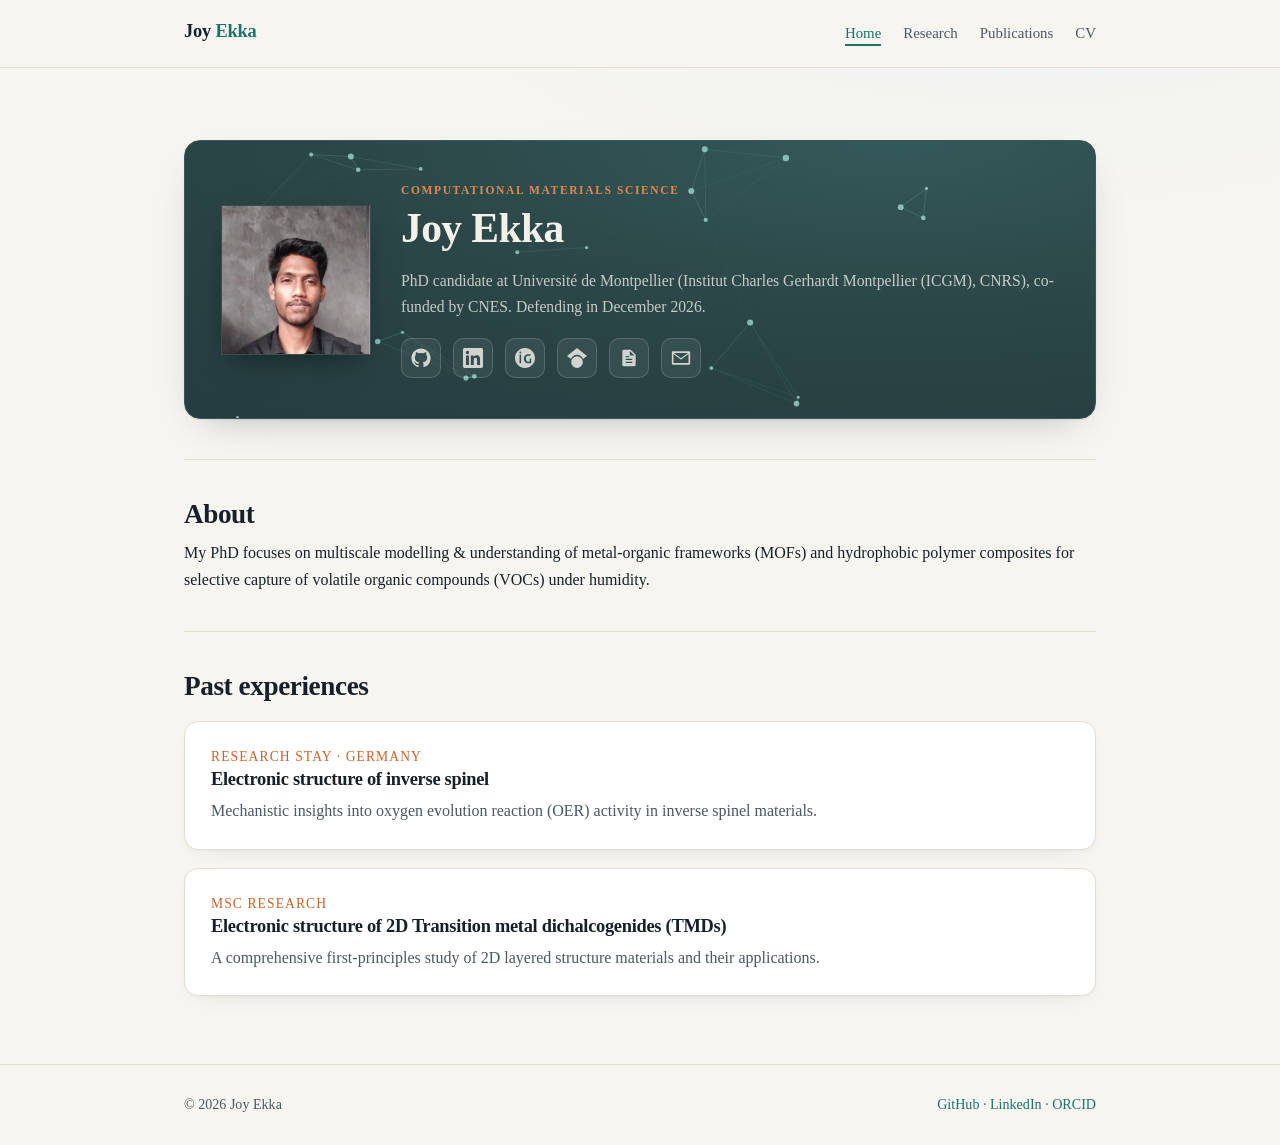
<file: index.html>
<!DOCTYPE html>
<html lang="en">
<head>
  <meta charset="utf-8">
  <meta name="viewport" content="width=device-width, initial-scale=1">
  <title>Joy Ekka — Computational Materials Scientist</title>
  <meta name="description" content="Joy Ekka — PhD candidate in computational materials science. Multi-scale modelling of MOF/polymer composites for VOC capture.">
  <link rel="stylesheet" href="assets/style.css">
  <style>
    /* ---- network hero ---- */
    #hero-net {
      position: relative;
      border-radius: 16px;
      overflow: hidden;
      margin-top: 8px;
      background:
        radial-gradient(130% 130% at 78% 0%, #34595a 0%, #2c4748 45%, #243c40 100%);
      border: 1px solid #3a5859;
      box-shadow: 0 1px 2px rgba(20,32,43,.06), 0 14px 40px -22px rgba(20,32,43,.4);
    }
    #hero-canvas {
      position: absolute; inset: 0; width: 100%; height: 100%;
      display: block; z-index: 0;
    }
    .hero-inner {
      position: relative; z-index: 1;
      display: flex; align-items: center; gap: 30px;
      padding: 40px 36px;
      flex-wrap: wrap;
      pointer-events: none;          /* let the canvas catch the mouse behind the text */
    }
    .hero-inner a, .hero-photo { pointer-events: auto; }  /* but keep links/photo clickable */
    .hero-photo {
      width: 150px; height: 150px; object-fit: cover;
      border: 1px solid rgba(255,255,255,.14);
      box-shadow: 0 10px 30px -12px rgba(0,0,0,.6);
      flex-shrink: 0; background: #1c2f31;
    }
    .hero-photo.placeholder {
      display: flex; align-items: center; justify-content: center;
      color: rgba(255,255,255,.45); font-family: "Fraunces", Georgia, serif;
      font-size: .7rem; text-transform: uppercase; letter-spacing: .1em; text-align: center;
    }
    .hero-text { flex: 1; min-width: 240px; }
    .hero-text h1 { margin: 4px 0; color: #f4f1ea; }
    .hero-text .eyebrow { color: #e0894f; }
    .hero-text .meta { color: rgba(244,241,234,.78); }
    /* ---- social icon links ---- */
    .sociallinks { display: flex; flex-wrap: wrap; gap: 12px; margin-top: 18px; }
    .sociallinks a {
      display: inline-flex; align-items: center; justify-content: center;
      width: 40px; height: 40px; border-radius: 10px;
      border: 1px solid rgba(255,255,255,.16); background: rgba(255,255,255,.06);
      color: rgba(244,241,234,.82); text-decoration: none;
      transition: transform .15s ease, border-color .15s ease, color .15s ease, background .15s ease;
    }
    .sociallinks a:hover {
      transform: translateY(-2px);
      border-color: #4fb3ab; color: #7fd6cf; background: rgba(255,255,255,.12);
    }
    .sociallinks svg { width: 20px; height: 20px; fill: currentColor; }
    @media (max-width: 560px) {
      .hero-inner { padding: 28px 22px; }
    }
  </style>
</head>
<body>
  <header class="site">
    <nav>
      <a class="brand" href="index.html">Joy <span>Ekka</span></a>
      <ul>
        <li><a class="active" href="index.html">Home</a></li>
        <li><a href="research.html">Research</a></li>
        <li><a href="publications.html">Publications</a></li>
        <li><a href="cv.html">CV</a></li>
      </ul>
    </nav>
  </header>
  <main class="wrap">
    <section class="hero">
      <div id="hero-net">
        <canvas id="hero-canvas"></canvas>
        <div class="hero-inner">
          <img class="hero-photo" src="assets/img/profile.jpg" alt="Joy Ekka"
               onerror="this.outerHTML='&lt;div class=&quot;hero-photo placeholder&quot;&gt;your photo&lt;/div&gt;'">
          <div class="hero-text">
            <p class="eyebrow">Computational Materials Science</p>
            <h1>Joy Ekka</h1>
            <p class="meta">PhD candidate at Université de Montpellier (Institut Charles Gerhardt Montpellier (ICGM), CNRS), co-funded by CNES. Defending in December 2026.</p>
            <div class="sociallinks">
              <a href="https://github.com/joy-ekka" target="_blank" rel="noopener" aria-label="GitHub" title="GitHub">
                <svg viewBox="0 0 24 24"><path d="M12 .5C5.73.5.5 5.73.5 12c0 5.08 3.29 9.39 7.86 10.91.58.11.79-.25.79-.56v-2c-3.2.7-3.88-1.54-3.88-1.54-.53-1.34-1.29-1.7-1.29-1.7-1.05-.72.08-.71.08-.71 1.16.08 1.77 1.19 1.77 1.19 1.03 1.77 2.7 1.26 3.36.96.1-.75.4-1.26.73-1.55-2.55-.29-5.24-1.28-5.24-5.69 0-1.26.45-2.29 1.19-3.1-.12-.29-.52-1.46.11-3.05 0 0 .97-.31 3.18 1.18a11 11 0 0 1 5.8 0c2.2-1.49 3.17-1.18 3.17-1.18.63 1.59.23 2.76.11 3.05.74.81 1.19 1.84 1.19 3.1 0 4.42-2.69 5.39-5.25 5.68.41.36.78 1.07.78 2.16v3.2c0 .31.21.68.8.56A11.51 11.51 0 0 0 23.5 12C23.5 5.73 18.27.5 12 .5z"/></svg>
              </a>
              <a href="https://www.linkedin.com/in/joy-ekka-121bba211" target="_blank" rel="noopener" aria-label="LinkedIn" title="LinkedIn">
                <svg viewBox="0 0 24 24"><path d="M20.45 20.45h-3.56v-5.57c0-1.33-.02-3.04-1.85-3.04-1.85 0-2.13 1.45-2.13 2.94v5.67H9.35V9h3.42v1.56h.05c.48-.9 1.64-1.85 3.37-1.85 3.6 0 4.27 2.37 4.27 5.46v6.28zM5.34 7.43a2.07 2.07 0 1 1 0-4.14 2.07 2.07 0 0 1 0 4.14zM7.12 20.45H3.55V9h3.57v11.45zM22.22 0H1.77C.8 0 0 .78 0 1.74v20.52C0 23.22.8 24 1.77 24h20.45c.98 0 1.78-.78 1.78-1.74V1.74C24 .78 23.2 0 22.22 0z"/></svg>
              </a>
              <a href="https://orcid.org/0000-0002-1903-6658" target="_blank" rel="noopener" aria-label="ORCID" title="ORCID">
                <svg viewBox="0 0 24 24"><path d="M12 0C5.37 0 0 5.37 0 12s5.37 12 12 12 12-5.37 12-12S18.63 0 12 0zM7.37 18.16h-1.9V7.65h1.9v10.51zM6.42 6.37a1.1 1.1 0 1 1 0-2.2 1.1 1.1 0 0 1 0 2.2zm12.16 11.79h-3.27c-3.2 0-4.62-2.3-4.62-5.26 0-3.21 2.05-5.26 5.31-5.26h2.58v1.71h-2.45c-2.34 0-3.06 1.45-3.06 3.55 0 2.28 1.22 3.54 3.16 3.54h1.27v-3.84h1.9v5.81z"/></svg>
              </a>
              <a href="https://scholar.google.com/citations?user=kp460BwAAAAJ&hl=en" target="_blank" rel="noopener" aria-label="Google Scholar" title="Google Scholar">
                <svg viewBox="0 0 24 24"><path d="M12 24a7 7 0 1 1 0-14 7 7 0 0 1 0 14zm0-24L0 9.5l4.84 3.77A8 8 0 0 1 12 8a8 8 0 0 1 7.16 5.27L24 9.5z"/></svg>
              </a>
              <a href="assets/pdf/joy-ekka-cv.pdf" target="_blank" rel="noopener" aria-label="CV (PDF)" title="CV (PDF)">
                <svg viewBox="0 0 24 24"><path d="M14 2H6a2 2 0 0 0-2 2v16a2 2 0 0 0 2 2h12a2 2 0 0 0 2-2V8l-6-6zm-1 1.5L18.5 9H14a1 1 0 0 1-1-1V3.5zM8 13h8v1.5H8V13zm0 3.5h8V18H8v-1.5zM8 9.5h4V11H8V9.5z"/></svg>
              </a>
              <a href="mailto:joyekka.tcmp@gmail.com" aria-label="Email" title="Email">
                <svg viewBox="0 0 24 24"><path d="M22 4H2a1 1 0 0 0-1 1v14a1 1 0 0 0 1 1h20a1 1 0 0 0 1-1V5a1 1 0 0 0-1-1zm-1.6 2L12 12.27 3.6 6h16.8zM3 18V7.24l8.4 6.27a1 1 0 0 0 1.2 0L21 7.24V18H3z"/></svg>
              </a>
            </div>
          </div>
        </div>
      </div>
    </section>
    <section>
      <h2>About</h2>
      <p>My PhD focuses on multiscale modelling &amp; understanding of metal-organic frameworks (MOFs) and hydrophobic polymer composites for selective capture of volatile organic compounds (VOCs) under humidity.</p>
    </section>

    <section>
      <h2>Past experiences</h2>
      <div class="card">
        <div class="sub">Research stay · Germany</div>
        <h3>Electronic structure of inverse spinel</h3>
        <p> Mechanistic insights into oxygen evolution reaction (OER) activity in inverse spinel materials.</p>
      </div>
      <div class="card">
        <div class="sub">MSc research</div>
        <h3>Electronic structure of 2D Transition metal dichalcogenides (TMDs)</h3>
        <p>A comprehensive first-principles study of 2D layered structure materials and their applications.</p>
      </div>
    </section>

  </main>
  <footer class="site">
    <div class="wrap">
      <span>&copy; 2026 Joy Ekka</span>
      <span>
        <a href="https://github.com/joy-ekka">GitHub</a> &middot;
        <a href="https://www.linkedin.com/in/joy-ekka-121bba211">LinkedIn</a> &middot;
        <a href="https://orcid.org/0000-0002-1903-6658">ORCID</a>
      </span>
    </div>
  </footer>

  <script>
  (function () {
    var canvas = document.getElementById('hero-canvas');
    if (!canvas) return;
    var ctx = canvas.getContext('2d');
    var stage = document.getElementById('hero-net');
    var W, H, dpr, dots = [];
    var DOT = '168,232,226';   // light teal dot/line on muted bg
    var LINK = 130;            // max distance to draw a line
    var REPEL = 110;           // cursor influence radius
    var mouse = { x: -9999, y: -9999 };

    function resize() {
      dpr = window.devicePixelRatio || 1;
      W = stage.clientWidth; H = stage.clientHeight;
      canvas.width = W * dpr; canvas.height = H * dpr;
      ctx.setTransform(dpr, 0, 0, dpr, 0, 0);
      build();
    }
    function build() {
      var n = Math.max(18, Math.min(60, Math.round(W * H / 11000)));
      dots = [];
      for (var i = 0; i < n; i++) {
        dots.push({
          x: Math.random() * W, y: Math.random() * H,
          vx: (Math.random() - 0.5) * 0.4,
          vy: (Math.random() - 0.5) * 0.4,
          r: 1.5 + Math.random() * 1.8
        });
      }
    }

    // track cursor over the whole panel
    stage.addEventListener('mousemove', function (e) {
      var rect = stage.getBoundingClientRect();
      mouse.x = e.clientX - rect.left;
      mouse.y = e.clientY - rect.top;
    });
    stage.addEventListener('mouseleave', function () {
      mouse.x = -9999; mouse.y = -9999;
    });

    function step() {
      ctx.clearRect(0, 0, W, H);
      for (var i = 0; i < dots.length; i++) {
        var d = dots[i];

        // repel from cursor
        var mdx = d.x - mouse.x, mdy = d.y - mouse.y;
        var md = Math.sqrt(mdx * mdx + mdy * mdy);
        if (md < REPEL && md > 0.01) {
          var f = (1 - md / REPEL) * 1.6;
          d.vx += (mdx / md) * f;
          d.vy += (mdy / md) * f;
        }

        d.vx *= 0.96; d.vy *= 0.96;        // friction so they settle
        // keep a gentle minimum drift
        if (Math.abs(d.vx) < 0.05) d.vx += (Math.random() - 0.5) * 0.1;
        if (Math.abs(d.vy) < 0.05) d.vy += (Math.random() - 0.5) * 0.1;

        d.x += d.vx; d.y += d.vy;
        if (d.x < 0) { d.x = 0; d.vx *= -1; }
        if (d.x > W) { d.x = W; d.vx *= -1; }
        if (d.y < 0) { d.y = 0; d.vy *= -1; }
        if (d.y > H) { d.y = H; d.vy *= -1; }
      }
      // lines
      for (var a = 0; a < dots.length; a++) {
        for (var b = a + 1; b < dots.length; b++) {
          var dx = dots[a].x - dots[b].x, dy = dots[a].y - dots[b].y;
          var dist = Math.sqrt(dx * dx + dy * dy);
          if (dist < LINK) {
            ctx.strokeStyle = 'rgba(' + DOT + ',' + (0.22 * (1 - dist / LINK)) + ')';
            ctx.lineWidth = 1;
            ctx.beginPath();
            ctx.moveTo(dots[a].x, dots[a].y);
            ctx.lineTo(dots[b].x, dots[b].y);
            ctx.stroke();
          }
        }
      }
      // dots
      for (var k = 0; k < dots.length; k++) {
        ctx.beginPath();
        ctx.fillStyle = 'rgba(' + DOT + ',0.7)';
        ctx.arc(dots[k].x, dots[k].y, dots[k].r, 0, Math.PI * 2);
        ctx.fill();
      }
      requestAnimationFrame(step);
    }
    window.addEventListener('resize', resize);
    requestAnimationFrame(function () { resize(); step(); });
  })();
  </script>
</body>
</html>
</file>
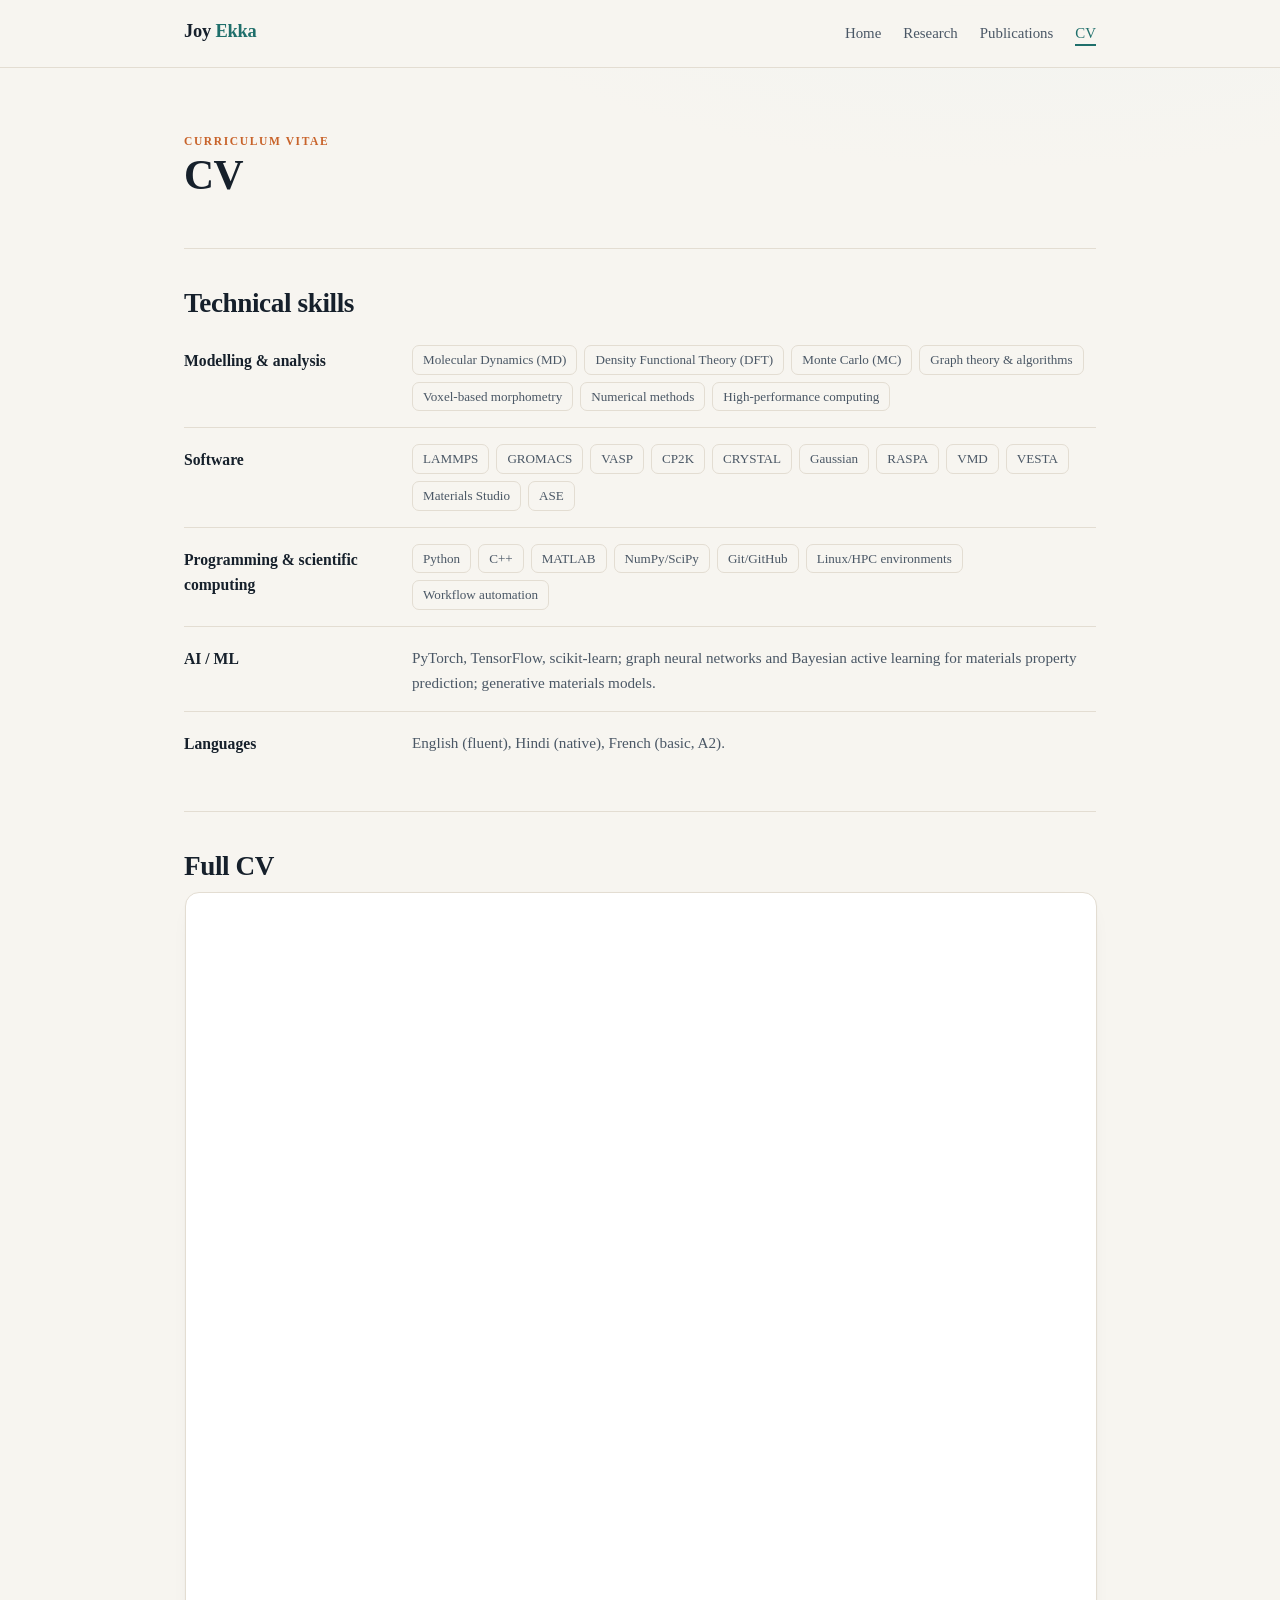
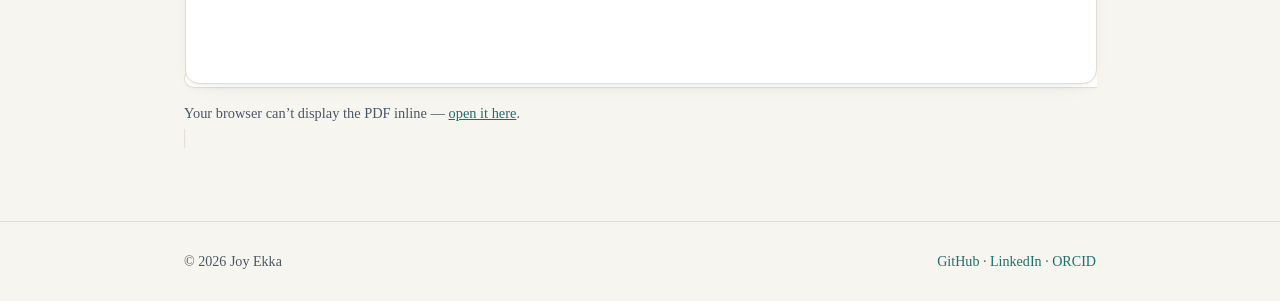
<file: cv.html>
<!DOCTYPE html>
<html lang="en">
<head>
  <meta charset="utf-8">
  <meta name="viewport" content="width=device-width, initial-scale=1">
  <title>CV — Joy Ekka</title>
  <link rel="stylesheet" href="assets/style.css">
  <style>
    /* ---- technical skills ---- */
    .skills { margin-top: 6px; }
    .skill-row {
      display: grid; grid-template-columns: 210px 1fr; gap: 18px;
      padding: 16px 0; border-bottom: 1px solid var(--line);
    }
    .skill-row:last-child { border-bottom: none; }
    .skill-row .label {
      font-family: "Fraunces", Georgia, serif; font-weight: 600;
      color: var(--ink); font-size: .98rem; padding-top: 3px;
    }
    .skill-tags { display: flex; flex-wrap: wrap; gap: 7px; }
    .skill-tags span {
      font-size: .82rem; color: var(--ink-soft);
      border: 1px solid var(--line); border-radius: 7px;
      padding: 3px 10px; background: var(--paper);
      font-family: "Fraunces", Georgia, serif;
    }
    .skill-note { color: var(--ink-soft); font-size: .95rem; padding-top: 2px; }
    @media (max-width: 600px) {
      .skill-row { grid-template-columns: 1fr; gap: 8px; }
    }

    /* ---- embedded pdf ---- */
    .pdf-frame {
      width: 100%; height: 88vh; min-height: 640px;
      border: 1px solid var(--line); border-radius: 14px;
      box-shadow: 0 1px 2px rgba(20,32,43,.03), 0 8px 24px -16px rgba(20,32,43,.18);
      background: var(--card);
    }
    .pdf-fallback { font-size: .9rem; color: var(--ink-soft); margin-top: 10px; }
    @media (max-width: 600px) {
      .pdf-frame { height: 78vh; min-height: 480px; }
    }
  </style>
</head>
<body>
  <header class="site">
    <nav>
      <a class="brand" href="index.html">Joy <span>Ekka</span></a>
      <ul>
        <li><a href="index.html">Home</a></li>
        <li><a href="research.html">Research</a></li>
        <li><a href="publications.html">Publications</a></li>
        <li><a class="active" href="cv.html">CV</a></li>
      </ul>
    </nav>
  </header>

  <main class="wrap">
    <section class="hero">
      <p class="eyebrow">Curriculum Vitae</p>
      <h1>CV</h1>
    </section>

    <section>
      <h2>Technical skills</h2>
      <div class="skills">
        <div class="skill-row">
          <div class="label">Modelling &amp; analysis</div>
          <div class="skill-tags">
            <span>Molecular Dynamics (MD)</span><span>Density Functional Theory (DFT)</span>
            <span>Monte Carlo (MC)</span><span>Graph theory &amp; algorithms</span>
            <span>Voxel-based morphometry</span><span>Numerical methods</span>
            <span>High-performance computing</span>
          </div>
        </div>
        <div class="skill-row">
          <div class="label">Software</div>
          <div class="skill-tags">
            <span>LAMMPS</span><span>GROMACS</span><span>VASP</span><span>CP2K</span>
            <span>CRYSTAL</span><span>Gaussian</span><span>RASPA</span><span>VMD</span>
            <span>VESTA</span><span>Materials Studio</span><span>ASE</span>
          </div>
        </div>
        <div class="skill-row">
          <div class="label">Programming &amp; scientific computing</div>
          <div class="skill-tags">
            <span>Python</span><span>C++</span><span>MATLAB</span><span>NumPy/SciPy</span>
            <span>Git/GitHub</span><span>Linux/HPC environments</span><span>Workflow automation</span>
          </div>
        </div>
        <div class="skill-row">
          <div class="label">AI / ML</div>
          <div class="skill-note">
            PyTorch, TensorFlow, scikit-learn; graph neural networks and Bayesian active learning for materials property prediction; generative materials models.
          </div>
        </div>
        <div class="skill-row">
          <div class="label">Languages</div>
          <div class="skill-note">
            English (fluent), Hindi (native), French (basic, A2).
          </div>
        </div>
      </div>
    </section>

    <section>
      <h2>Full CV</h2>
      <object class="pdf-frame" data="assets/pdf/Joy_Ekka_CV.pdf" type="application/pdf">
        <iframe class="pdf-frame" src="assets/pdf/Joy_Ekka_CV.pdf" title="Joy Ekka CV"></iframe>
        <p class="pdf-fallback">
          Your browser can&rsquo;t display the PDF inline &mdash;
          <a href="assets/pdf/Joy_Ekka_CV.pdf">open it here</a>.
        </p>
      </object>
    </section>
  </main>

  <footer class="site">
    <div class="wrap">
      <span>&copy; 2026 Joy Ekka</span>
      <span>
        <a href="https://github.com/joy-ekka">GitHub</a> &middot;
        <a href="https://www.linkedin.com/in/joy-ekka-121bba211">LinkedIn</a> &middot;
        <a href="https://orcid.org/0000-0002-1903-6658">ORCID</a>
      </span>
    </div>
  </footer>
</body>
</html>
</body>
</html>
</file>
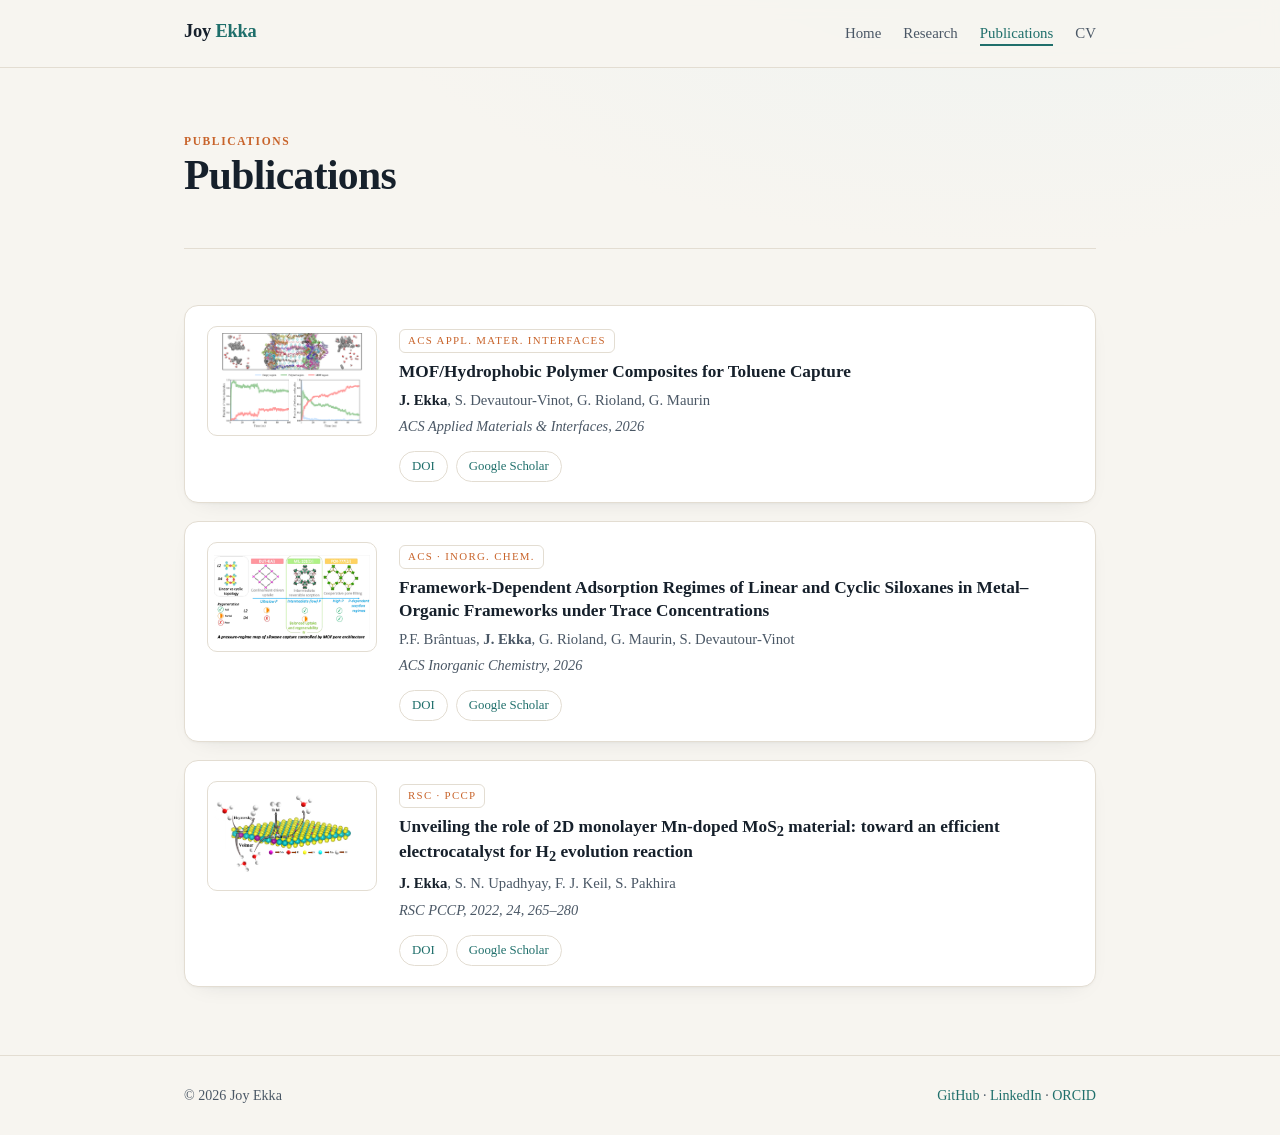
<file: publications.html>
<!DOCTYPE html>
<html lang="en">
<head>
  <meta charset="utf-8">
  <meta name="viewport" content="width=device-width, initial-scale=1">
  <title>Publications — Joy Ekka</title>
  <link rel="stylesheet" href="assets/style.css">
  <style>
    .pub-card {
      display: grid;
      grid-template-columns: 170px 1fr;
      gap: 22px;
      align-items: start;
      background: var(--card);
      border: 1px solid var(--line);
      border-radius: 14px;
      padding: 20px 22px;
      margin-top: 18px;
      box-shadow: 0 1px 2px rgba(20,32,43,.03), 0 8px 24px -16px rgba(20,32,43,.18);
      transition: transform .18s ease, box-shadow .18s ease, border-color .18s ease;
    }
    .pub-card:hover {
      transform: translateY(-3px);
      border-color: var(--accent);
      box-shadow: 0 2px 4px rgba(20,32,43,.04), 0 16px 36px -18px rgba(20,32,43,.28);
    }
    .pub-thumb {
      width: 170px; height: 110px; object-fit: contain;
      border-radius: 10px; border: 1px solid var(--line);
      background: #fff; padding: 6px;
    }
    .pub-thumb.placeholder {
      display: flex; align-items: center; justify-content: center;
      color: var(--ink-soft); font-family: "Fraunces", Georgia, serif;
      font-size: .72rem; text-transform: uppercase; letter-spacing: .1em; text-align: center;
    }
    .pub-body .venue-tag {
      display: inline-block; font-family: "Fraunces", Georgia, serif;
      font-size: .68rem; text-transform: uppercase; letter-spacing: .12em;
      color: var(--accent-2); border: 1px solid var(--line);
      border-radius: 6px; padding: 2px 8px; margin-bottom: 8px;
    }
    .pub-body .ptitle { font-family: "Fraunces", Georgia, serif; font-weight: 600; font-size: 1.08rem; line-height: 1.3; }
    .pub-body .pauthors { color: var(--ink-soft); font-size: .92rem; margin-top: 5px; }
    .pub-body .pauthors b.me { color: var(--ink); }
    .pub-body .pvenue { font-style: italic; color: var(--ink-soft); font-size: .9rem; margin-top: 3px; }
    .pub-links { display: flex; flex-wrap: wrap; gap: 8px; align-items: center; margin-top: 12px; }
    .pub-links a {
      font-family: "Fraunces", Georgia, serif; font-size: .8rem;
      text-decoration: none; color: var(--accent);
      border: 1px solid var(--line); border-radius: 999px;
      padding: 4px 12px; transition: border-color .15s, color .15s;
    }
    .pub-links a:hover { border-color: var(--accent); color: var(--accent-2); }
    @media (max-width: 600px) {
      .pub-card { grid-template-columns: 1fr; }
      .pub-thumb, .pub-thumb.placeholder { width: 100%; height: 160px; }
    }
  </style>
</head>
<body>
  <header class="site">
    <nav>
      <a class="brand" href="index.html">Joy <span>Ekka</span></a>
      <ul>
        <li><a href="index.html">Home</a></li>
        <li><a href="research.html">Research</a></li>
        <li><a class="active" href="publications.html">Publications</a></li>
        <li><a href="cv.html">CV</a></li>
      </ul>
    </nav>
  </header>

  <main class="wrap">
    <section class="hero">
      <p class="eyebrow">Publications</p>
      <h1>Publications</h1>
    </section>

    <section>
      <!-- ============ PUBLISHED ============ -->

      <div class="pub-card">
        <img class="pub-thumb" src="assets/img/pubs/toluene.png" alt="MOF/hydrophobic polymer toluene capture graphical abstract"
             onerror="this.outerHTML='&lt;div class=&quot;pub-thumb placeholder&quot;&gt;TOC figure&lt;/div&gt;'">
        <div class="pub-body">
          <span class="venue-tag">ACS Appl. Mater. Interfaces</span>
          <div class="ptitle">MOF/Hydrophobic Polymer Composites for Toluene Capture</div>
          <div class="pauthors"><b class="me">J. Ekka</b>, S. Devautour-Vinot, G. Rioland, G. Maurin</div>
          <div class="pvenue">ACS Applied Materials &amp; Interfaces, 2026</div>
          <div class="pub-links">
            <a href="https://doi.org/10.1021/acsami.6c09571" target="_blank" rel="noopener">DOI</a>
            <a href="https://scholar.google.com/citations?user=kp460BwAAAAJ&hl=en" target="_blank" rel="noopener">Google Scholar</a>
          </div>
        </div>
      </div>

      <div class="pub-card">
        <img class="pub-thumb" src="assets/img/pubs/inorgchem.png" alt="Framework-dependent adsorption graphical abstract"
             onerror="this.outerHTML='&lt;div class=&quot;pub-thumb placeholder&quot;&gt;TOC figure&lt;/div&gt;'">
        <div class="pub-body">
          <span class="venue-tag">ACS &middot; Inorg. Chem.</span>
          <div class="ptitle">Framework-Dependent Adsorption Regimes of Linear and Cyclic Siloxanes in Metal&ndash;Organic Frameworks under Trace Concentrations</div>
          <div class="pauthors">P.F. Brântuas, <b>J. Ekka</b>, G. Rioland, G. Maurin, S. Devautour-Vinot</div>
          <div class="pvenue">ACS Inorganic Chemistry, 2026</div>
          <div class="pub-links">
            <a href="https://doi.org/10.1021/acs.inorgchem.6c03471" target="_blank" rel="noopener">DOI</a>
            <a href="https://scholar.google.com/citations?user=kp460BwAAAAJ&hl=en" target="_blank" rel="noopener">Google Scholar</a>
          </div>
        </div>
      </div>

      <div class="pub-card">
        <img class="pub-thumb" src="assets/img/pubs/mn-mos2.png" alt="Mn-doped MoS2 graphical abstract"
             onerror="this.outerHTML='&lt;div class=&quot;pub-thumb placeholder&quot;&gt;TOC figure&lt;/div&gt;'">
        <div class="pub-body">
          <span class="venue-tag">RSC &middot; PCCP</span>
          <div class="ptitle">Unveiling the role of 2D monolayer Mn-doped MoS<sub>2</sub> material: toward an efficient electrocatalyst for H<sub>2</sub> evolution reaction</div>
          <div class="pauthors"><b class="me">J. Ekka</b>, S. N. Upadhyay, F. J. Keil, S. Pakhira</div>
          <div class="pvenue">RSC PCCP, 2022, 24, 265&ndash;280</div>
          <div class="pub-links">
            <a href="https://doi.org/10.1039/d1cp04344g" target="_blank" rel="noopener">DOI</a>
            <a href="https://scholar.google.com/citations?user=kp460BwAAAAJ&hl=en" target="_blank" rel="noopener">Google Scholar</a>
          </div>
        </div>
      </div>
    </section>
  </main>

  <footer class="site">
    <div class="wrap">
      <span>&copy; 2026 Joy Ekka</span>
      <span>
        <a href="https://github.com/joy-ekka">GitHub</a> &middot;
        <a href="https://www.linkedin.com/in/joy-ekka-121bba211">LinkedIn</a> &middot;
        <a href="https://orcid.org/0000-0002-1903-6658">ORCID</a>
      </span>
    </div>
  </footer>
</body>
</html>
</file>
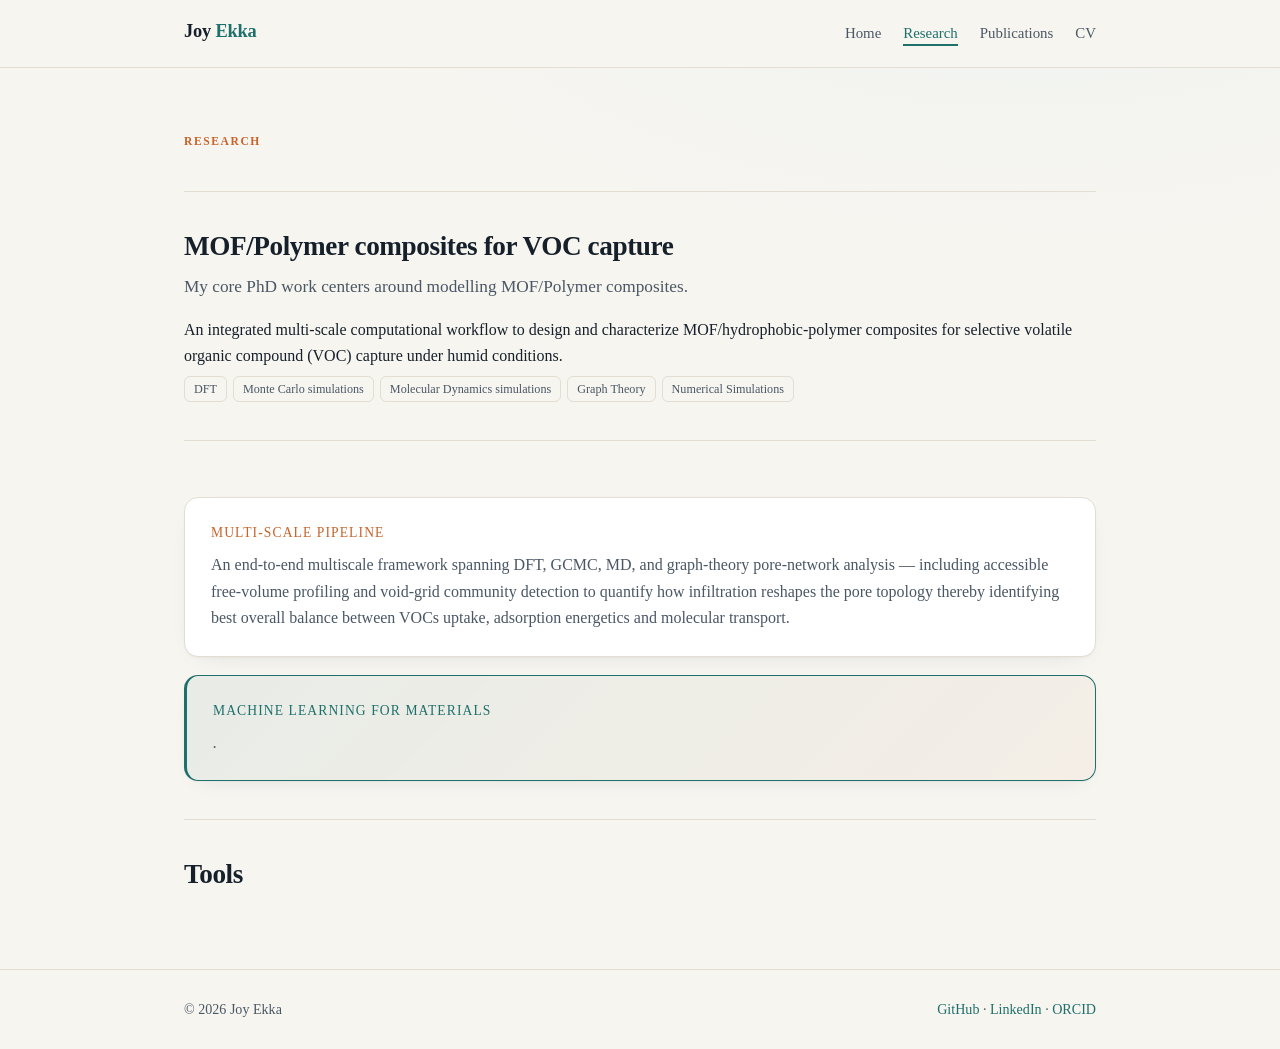
<file: research.html>
<!DOCTYPE html>
<html lang="en">
<head>
  <meta charset="utf-8">
  <meta name="viewport" content="width=device-width, initial-scale=1">
  <title>Research — Joy Ekka</title>
  <meta name="description" content="Research of Joy Ekka: multi-scale modelling of MOF/polymer composites for VOC capture, and ML for porous materials.">
  <link rel="stylesheet" href="assets/style.css">
  <style>
    .card-ml {
      background: linear-gradient(135deg, rgba(31,111,107,.07), rgba(200,99,42,.05));
      border-color: var(--accent);
      border-left: 3px solid var(--accent);
    }
    .card-ml .sub { color: var(--accent); }
  </style>
</head>
<body>
  <header class="site">
    <nav>
      <a class="brand" href="index.html">Joy <span>Ekka</span></a>
      <ul>
        <li><a href="index.html">Home</a></li>
        <li><a class="active" href="research.html">Research</a></li>
        <li><a href="publications.html">Publications</a></li>
        <li><a href="cv.html">CV</a></li>
      </ul>
    </nav>
  </header>
  <main class="wrap">
    <section class="hero">
      <p class="eyebrow">Research</p>
    </section>
    <section>
      <h2>MOF/Polymer composites for VOC capture</h2>
      <p class="lead">My core PhD work centers around modelling MOF/Polymer composites.</p>
      <p>An integrated multi-scale computational workflow to design and characterize MOF/hydrophobic-polymer composites for selective volatile organic compound (VOC) capture under humid conditions.</p>
      <div>
        <span class="tag">DFT</span><span class="tag">Monte Carlo simulations</span><span class="tag">Molecular Dynamics simulations</span><span class="tag">Graph Theory</span><span class="tag">Numerical Simulations</span>
        
      </div>
    </section>
    <section>
      <div class="card">
        <div class="sub">Multi-scale pipeline</div>
        <p>An end-to-end multiscale framework spanning DFT, GCMC, MD, and graph-theory pore-network analysis &mdash; including accessible free-volume profiling and void-grid community detection to quantify how infiltration reshapes the pore topology thereby identifying best overall balance between VOCs uptake, adsorption energetics and molecular transport.</p>
      </div>
      <div class="card card-ml">
        <div class="sub">Machine learning for materials</div>
        <p><em>.</em></p>
      </div>
    </section>
    <section>
      <h2>Tools</h2>
      <p class="lead"></p>
    </section>
  </main>
  <footer class="site">
    <div class="wrap">
      <span>&copy; 2026 Joy Ekka</span>
      <span>
        <a href="https://github.com/joy-ekka">GitHub</a> &middot;
        <a href="https://www.linkedin.com/in/joy-ekka-121bba211">LinkedIn</a> &middot;
        <a href="https://orcid.org/0000-0002-1903-6658">ORCID</a>
      </span>
    </div>
  </footer>
</body>
</html>
</file>
<file: assets/style.css>
/* ===========================================================
   Joy Ekka — personal site stylesheet
   Edit colors/fonts here once; applies to all pages.
   =========================================================== */

:root {
  --ink:        #16202b;   /* main text            */
  --ink-soft:   #4a5765;   /* secondary text       */
  --paper:      #f7f5f0;   /* page background      */
  --card:       #ffffff;   /* card background      */
  --accent:     #1f6f6b;   /* teal — links/accents */
  --accent-2:   #c8632a;   /* warm copper accent   */
  --line:       #e3ddd2;   /* hairlines/borders    */
  --maxw:       960px;
}

* { box-sizing: border-box; margin: 0; padding: 0; }

html { scroll-behavior: smooth; }

body {
  font-family: "Spectral", Georgia, "Times New Roman", serif;
  color: var(--ink);
  background:
    radial-gradient(1200px 600px at 80% -10%, #eef3f1 0%, transparent 60%),
    var(--paper);
  line-height: 1.65;
  -webkit-font-smoothing: antialiased;
}

/* ---------- layout ---------- */
.wrap { max-width: var(--maxw); margin: 0 auto; padding: 0 24px; }

/* ---------- nav ---------- */
header.site {
  position: sticky; top: 0; z-index: 10;
  backdrop-filter: blur(8px);
  background: rgba(247,245,240,0.85);
  border-bottom: 1px solid var(--line);
}
nav {
  max-width: var(--maxw); margin: 0 auto;
  display: flex; align-items: center; justify-content: space-between;
  padding: 16px 24px;
}
nav .brand {
  font-family: "Fraunces", Georgia, serif;
  font-weight: 600; font-size: 1.15rem; letter-spacing: -0.01em;
  color: var(--ink); text-decoration: none;
}
nav .brand span { color: var(--accent); }
nav ul { list-style: none; display: flex; gap: 22px; }
nav a {
  text-decoration: none; color: var(--ink-soft);
  font-size: 0.93rem; font-family: "Fraunces", Georgia, serif;
  padding-bottom: 3px; border-bottom: 2px solid transparent;
  transition: color .15s, border-color .15s;
}
nav a:hover { color: var(--ink); }
nav a.active { color: var(--accent); border-bottom-color: var(--accent); }

/* ---------- headings ---------- */
h1, h2, h3 { font-family: "Fraunces", Georgia, serif; letter-spacing: -0.015em; line-height: 1.2; }
h1 { font-size: 2.6rem; font-weight: 600; }
h2 { font-size: 1.7rem; font-weight: 600; margin-bottom: .6rem; color: var(--ink); }
h3 { font-size: 1.15rem; font-weight: 600; }

.eyebrow {
  font-family: "Fraunces", Georgia, serif;
  text-transform: uppercase; letter-spacing: .14em;
  font-size: .72rem; color: var(--accent-2); font-weight: 600;
}

a { color: var(--accent); }
a:hover { color: var(--accent-2); }

/* ---------- hero ---------- */
.hero { padding: 64px 0 40px; }
.hero h1 { margin-bottom: .4rem; }
.hero .tagline { font-size: 1.25rem; color: var(--ink-soft); max-width: 640px; }
.hero .meta { margin-top: 14px; color: var(--ink-soft); font-size: .98rem; }

/* ---------- sections ---------- */
section { padding: 38px 0; border-top: 1px solid var(--line); }
section:first-of-type { border-top: none; }
.lead { font-size: 1.08rem; color: var(--ink-soft); max-width: 680px; }
p + p { margin-top: 1rem; }

/* ---------- links row ---------- */
.links { display: flex; flex-wrap: wrap; gap: 12px; margin-top: 22px; }
.links a {
  display: inline-flex; align-items: center; gap: 7px;
  padding: 9px 16px; border: 1px solid var(--line); border-radius: 999px;
  background: var(--card); color: var(--ink);
  text-decoration: none; font-size: .9rem; font-family: "Fraunces", Georgia, serif;
  transition: border-color .15s, transform .15s, color .15s;
}
.links a:hover { border-color: var(--accent); color: var(--accent); transform: translateY(-1px); }

/* ---------- cards ---------- */
.card {
  background: var(--card); border: 1px solid var(--line);
  border-radius: 14px; padding: 24px 26px; margin-top: 18px;
  box-shadow: 0 1px 2px rgba(20,32,43,.03), 0 8px 24px -16px rgba(20,32,43,.18);
  transition: transform .18s ease, box-shadow .18s ease, border-color .18s ease;
}
.card:hover {
  transform: translateY(-3px);
  border-color: var(--accent);
  box-shadow: 0 2px 4px rgba(20,32,43,.04), 0 16px 36px -18px rgba(20,32,43,.28);
}
.card h3 { margin-bottom: .35rem; }
.card .sub { color: var(--accent-2); font-size: .85rem; font-family: "Fraunces", Georgia, serif; text-transform: uppercase; letter-spacing: .08em; }
.card p { color: var(--ink-soft); margin-top: .5rem; }

.tag {
  display: inline-block; font-size: .76rem; color: var(--ink-soft);
  border: 1px solid var(--line); border-radius: 6px;
  padding: 2px 9px; margin: 6px 6px 0 0; background: var(--paper);
  font-family: "Fraunces", Georgia, serif;
}

/* ---------- publications ---------- */
.pub {
  padding: 18px 16px; border-bottom: 1px solid var(--line);
  border-radius: 10px;
  transition: transform .18s ease, background .18s ease;
}
.pub:hover { transform: translateY(-2px); background: var(--card); }
.pub:last-child { border-bottom: none; }
.pub .title { font-weight: 600; }
.pub .authors { color: var(--ink-soft); font-size: .95rem; }
.pub .venue { color: var(--accent-2); font-style: italic; font-size: .95rem; }
.pub b.me { color: var(--ink); }

/* ---------- cv ---------- */
.cv-row {
  display: grid; grid-template-columns: 130px 1fr; gap: 18px;
  padding: 14px 16px; border-bottom: 1px solid var(--line);
  border-radius: 10px;
  transition: transform .18s ease, background .18s ease;
}
.cv-row:hover { transform: translateY(-2px); background: var(--card); }
.cv-row:last-child { border-bottom: none; }
.cv-row .when { color: var(--accent-2); font-family: "Fraunces", Georgia, serif; font-size: .9rem; }
.cv-row .what h3 { font-size: 1.05rem; }
.cv-row .what .where { color: var(--ink-soft); font-size: .92rem; }
.cv-row .what p { color: var(--ink-soft); margin-top: .3rem; font-size: .96rem; }

/* ---------- footer ---------- */
footer.site {
  border-top: 1px solid var(--line); margin-top: 30px;
  padding: 28px 0; color: var(--ink-soft); font-size: .88rem;
}
footer.site .wrap { display: flex; justify-content: space-between; flex-wrap: wrap; gap: 10px; }
footer.site a { text-decoration: none; }

/* ---------- responsive ---------- */
@media (max-width: 620px) {
  h1 { font-size: 2rem; }
  nav { flex-direction: column; gap: 10px; align-items: flex-start; }
  nav ul { gap: 16px; flex-wrap: wrap; }
  .cv-row { grid-template-columns: 1fr; gap: 4px; }
}

/* ---------- respect reduced-motion preference ---------- */
@media (prefers-reduced-motion: reduce) {
  .card, .pub, .cv-row, .links a { transition: none; }
  .card:hover, .pub:hover, .cv-row:hover, .links a:hover { transform: none; }
}

/* google fonts */
@import url('https://fonts.googleapis.com/css2?family=Fraunces:opsz,wght@9..144,500;9..144,600&family=Spectral:wght@400;500&display=swap');
</file>
